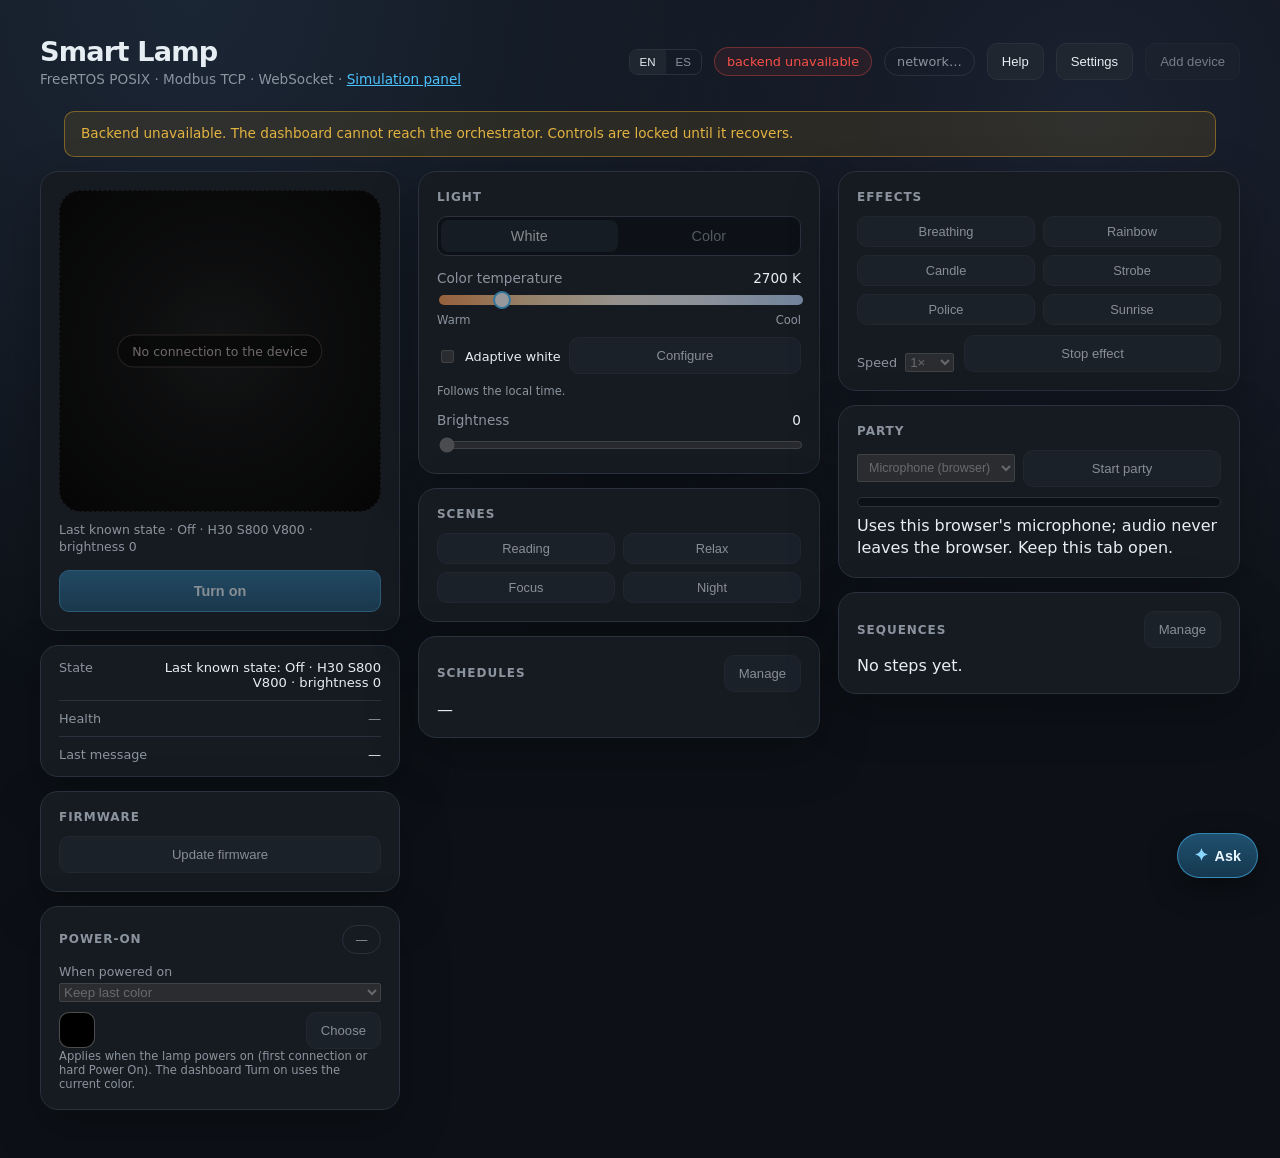
<file: web/index.html>
<!doctype html>
<html lang="en">
<head>
  <meta charset="utf-8">
  <meta name="viewport" content="width=device-width, initial-scale=1">
  <title>Smart Lamp</title>
  <link rel="stylesheet" href="src/styles.css">
</head>
<body>
  <main class="app">
    <header>
      <div>
        <h1>Smart Lamp</h1>
        <p class="subtitle">
          <span data-i18n="app.stack">FreeRTOS POSIX · Modbus TCP · WebSocket ·</span>
          <a href="sim.html" data-i18n="nav.simPanel">Simulation panel</a>
        </p>
      </div>
      <div class="header-actions">
        <div class="lang-switch" role="group" data-i18n-aria="lang.label">
          <button type="button" data-lang="en">EN</button>
          <button type="button" data-lang="es">ES</button>
        </div>
        <span id="conn" class="badge offline" data-i18n="conn.deviceOffline">disconnected</span>
        <span id="network" class="badge" data-i18n="network.checking">network…</span>
        <button type="button" class="secondary small" data-help-open
                data-i18n="help.button">Help</button>
        <button id="settings-open" type="button" class="secondary small"
                data-i18n="settings.button">Settings</button>
        <button id="pair-device" type="button" class="secondary small"
                data-i18n="pair.button">Add device</button>
      </div>
    </header>

    <div id="backend-alert" class="backend-alert hidden" role="alert">
      <span data-i18n="conn.backendAlert">Backend unavailable. The dashboard
        cannot reach the orchestrator.</span>
    </div>

    <section id="fault-banner" class="card fault-banner hidden" role="alert">
      <div class="fault-banner-main">
        <span id="fault-severity" class="fault-severity" aria-hidden="true">!</span>
        <div class="fault-copy">
          <div class="fault-heading">
            <strong id="fault-title">—</strong>
            <span id="fault-latched" class="badge hidden"
                  data-i18n="fault.latched">Latched</span>
            <span id="fault-safe" class="badge hidden"
                  data-i18n="fault.safeMode">Safe mode</span>
          </div>
          <p id="fault-detail" class="hint"></p>
        </div>
      </div>
      <button id="fault-clear" type="button" class="secondary small"
              data-i18n="fault.clear">Clear faults</button>
    </section>

    <fieldset id="dashboard-lock" class="dashboard dashboard-lock">
      <div class="dash-col col-lamp">
        <section class="card lamp-card">
          <div class="lamp-visual">
            <div id="swatch" class="swatch" data-i18n-aria="lamp.color">
              <span id="stale-note" class="stale-note hidden"
                    data-i18n="state.staleNote">No connection to the device</span>
            </div>
            <div id="lamp-meta" class="lamp-meta mono"></div>
          </div>
          <button id="power" class="power" data-i18n="power.on"
                  data-i18n-title="power.softHint">Turn on</button>
          <p id="soft-hint" class="hint" data-i18n="power.softShort">
            Soft power · Wi-Fi stays on
          </p>
          <p id="network-note" class="hint hidden"></p>
        </section>

        <section class="card status">
          <div>
            <span data-i18n="status.state">State</span>
            <strong id="state-text">—</strong>
          </div>
          <div>
            <span data-i18n="status.health">Health</span>
            <strong id="health">—</strong>
          </div>
          <div>
            <span data-i18n="status.last">Last message</span>
            <strong id="last">—</strong>
          </div>
        </section>

        <section class="card firmware-card">
          <h2 class="card-title" data-i18n="fw.title">Firmware</h2>
          <button id="update" class="secondary"
                  data-i18n="fw.update">Update firmware</button>
        </section>

        <section class="card power-on-card">
          <div class="manage-head">
            <h2 class="card-title" data-i18n="powerOn.title">Power-on</h2>
            <span id="power-on-badge" class="badge">—</span>
          </div>
          <label class="inline power-on-mode">
            <span data-i18n="powerOn.mode">When powered on</span>
            <select id="power-on-mode">
              <option value="last" data-i18n="powerOn.last">Keep last color</option>
              <option value="default" data-i18n="powerOn.default">Default warm</option>
              <option value="custom" data-i18n="powerOn.custom">Custom color</option>
            </select>
          </label>
          <div class="power-on-preview">
            <span id="power-on-swatch" class="power-on-swatch"></span>
            <span id="power-on-detail" class="hint"></span>
            <button id="power-on-choose" type="button" class="secondary small"
                    data-i18n="powerOn.choose">Choose</button>
          </div>
          <p class="hint" data-i18n="powerOn.hint">
            Applies to hard Power On from Panel Sim; the dashboard Turn on uses the current color.
          </p>
        </section>
      </div>

      <div class="dash-col col-light">
        <section class="card control-card">
          <h2 class="card-title" data-i18n="lamp.control">Light</h2>

          <div class="mode-switch" role="tablist">
            <button id="mode-white" class="mode-btn active" data-mode="white"
                    role="tab" aria-selected="true"
                    data-i18n="lamp.mode.white">White</button>
            <button id="mode-color" class="mode-btn" data-mode="color"
                    role="tab" aria-selected="false"
                    data-i18n="lamp.mode.color">Color</button>
          </div>

          <div id="panel-white" class="mode-panel">
            <label>
              <span>
                <span data-i18n="cct">Color temperature</span>
                <output id="cct-out">2700 K</output>
              </span>
              <input id="cct" class="cct-range" type="range"
                     min="2000" max="6500" step="50" value="2700">
            </label>
            <div class="range-scale">
              <span data-i18n="cct.warm">Warm</span>
              <span data-i18n="cct.cool">Cool</span>
            </div>
            <div class="circadian-row">
              <label class="inline circadian">
                <input id="circadian" type="checkbox">
                <span data-i18n="circadian.label">Adaptive white</span>
              </label>
              <button id="circadian-config" type="button"
                      class="secondary seq-mini"
                      data-i18n="circadian.config">Configure</button>
            </div>
            <div class="circadian-row">
              <p id="circadian-note" class="hint"
                 data-i18n="circadian.hint">Follows the local time.</p>
              <button id="circadian-resume" type="button"
                      class="secondary seq-mini hidden"
                      data-i18n="circadian.resume">Resume</button>
            </div>

            <dialog id="circadian-dialog" class="dialog-card dialog-wide">
              <div class="dialog-head">
                <h2 data-i18n="circadian.dialogTitle">Adaptive white</h2>
                <button id="circadian-close" type="button"
                        class="secondary small"
                        data-i18n="manage.close">Close</button>
              </div>
              <p class="hint" data-i18n="circadian.dialogHint">
                Set the color temperature by time of day.
              </p>
              <div id="circadian-points" class="circadian-points"></div>
              <button id="circadian-add-point" type="button"
                      class="secondary small"
                      data-i18n="circadian.addPoint">Add point</button>
              <div class="circadian-transition">
                <label class="inline">
                  <span data-i18n="circadian.transition">Transition</span>
                  <select id="circadian-transition-mode">
                    <option value="gradual" data-i18n="circadian.gradual">Gradual over the interval</option>
                    <option value="quick" data-i18n="circadian.quick">Quick at each point</option>
                  </select>
                </label>
                <label class="inline" id="circadian-seconds-wrap">
                  <span data-i18n="circadian.seconds">Seconds</span>
                  <input id="circadian-transition-seconds" type="number"
                         min="1" max="60" value="5">
                </label>
              </div>
              <label class="inline circadian">
                <input id="circadian-brightness" type="checkbox">
                <span data-i18n="circadian.adjustBrightness">Adjust brightness</span>
              </label>
              <p id="circadian-error" class="error"></p>
              <div class="dialog-actions">
                <button id="circadian-reset" type="button"
                        class="secondary small"
                        data-i18n="circadian.reset">Reset</button>
                <button id="circadian-cancel" type="button"
                        class="secondary small"
                        data-i18n="circadian.cancel">Cancel</button>
                <button id="circadian-save" type="button"
                        class="secondary small"
                        data-i18n="circadian.apply">Apply</button>
              </div>
            </dialog>
          </div>

          <div id="panel-color" class="mode-panel hidden">
            <canvas id="wheel" width="520" height="520" tabindex="0"
                    role="slider" data-i18n-aria="wheel.label"></canvas>
            <p class="group-title" data-i18n="color.presets">Presets</p>
            <div id="presets" class="presets"></div>
          </div>

          <label>
            <span>
              <span data-i18n="brightness">Brightness</span>
              <output id="brightness-out">0</output>
            </span>
            <input id="brightness" type="range" min="0" max="1000" value="0">
          </label>
        </section>

        <section class="card scenes-card">
          <h2 class="card-title" data-i18n="scenes.title">Scenes</h2>
          <div id="scenes" class="scene-grid"></div>
        </section>

        <section class="card manage-card schedules-card">
          <div class="manage-head">
            <h2 class="card-title" data-i18n="schedules.title">Schedules</h2>
            <button id="schedules-manage" type="button" class="secondary small"
                    data-i18n="manage.open">Manage</button>
          </div>
          <p id="schedules-summary" class="mono muted">—</p>
        </section>
      </div>

      <div class="dash-col col-tools">
        <section class="card effects-card">
          <h2 class="card-title" data-i18n="effects.title">Effects</h2>
          <div id="effects" class="chip-grid"></div>
          <div class="effect-controls">
            <label class="inline">
              <span data-i18n="effect.speed">Speed</span>
              <select id="effect-speed">
                <option value="500">0.5×</option>
                <option value="1000" selected>1×</option>
                <option value="1500">1.5×</option>
                <option value="2000">2×</option>
              </select>
            </label>
            <button id="stop" class="secondary small"
                    data-i18n="effect.stop">Stop effect</button>
          </div>
        </section>

        <section class="card party-card">
          <h2 class="card-title" data-i18n="party.title">Party</h2>
          <div class="party-controls">
            <select id="party-source">
              <option value="mic" data-i18n="party.mic">Microphone (browser)</option>
              <option value="auto" data-i18n="party.auto">Simulated beat</option>
            </select>
            <button id="party-toggle" class="secondary small"
                    data-i18n="party.start">Start party</button>
          </div>
          <div class="party-meter" aria-hidden="true">
            <div id="party-level"></div>
          </div>
          <p id="party-status" class="mono muted" data-i18n="party.hint">
            Uses this browser's microphone; audio never leaves the browser.
          </p>
        </section>

        <section class="card manage-card sequences-card">
          <div class="manage-head">
            <h2 class="card-title" data-i18n="sequences.title">Sequences</h2>
            <button id="sequences-manage" type="button" class="secondary small"
                    data-i18n="manage.open">Manage</button>
          </div>
          <p id="sequences-summary" class="mono muted">—</p>
        </section>
      </div>
    </fieldset>
  </main>

  <dialog id="schedules-dialog" class="dialog-card dialog-wide">
    <div class="dialog-head">
      <h2 data-i18n="schedules.title">Schedules</h2>
      <button id="schedules-close" type="button" class="secondary small"
              data-i18n="manage.close">Close</button>
    </div>
    <div class="dialog-scroll">
      <p class="hint" data-i18n="schedules.dialogHint">
        Add, edit or disable schedules. They run while the backend is alive.
      </p>
          <div class="schedule-form">
            <label class="inline">
              <span data-i18n="schedules.time">Time</span>
              <input id="schedule-time" type="time" value="07:00">
            </label>
            <label class="inline">
              <span data-i18n="schedules.repeat">Repeat</span>
              <select id="schedule-repeat">
                <option value="once" data-i18n="schedules.once">Once</option>
                <option value="daily" data-i18n="schedules.daily">Every day</option>
                <option value="weekdays" data-i18n="schedules.weekdays">Weekdays</option>
                <option value="weekends" data-i18n="schedules.weekends">Weekends</option>
                <option value="custom" data-i18n="schedules.custom">Custom days</option>
              </select>
            </label>
          </div>

          <div id="schedule-days" class="schedule-days hidden">
            <label><input type="checkbox" value="0"><span data-i18n="day.mon">Mon</span></label>
            <label><input type="checkbox" value="1"><span data-i18n="day.tue">Tue</span></label>
            <label><input type="checkbox" value="2"><span data-i18n="day.wed">Wed</span></label>
            <label><input type="checkbox" value="3"><span data-i18n="day.thu">Thu</span></label>
            <label><input type="checkbox" value="4"><span data-i18n="day.fri">Fri</span></label>
            <label><input type="checkbox" value="5"><span data-i18n="day.sat">Sat</span></label>
            <label><input type="checkbox" value="6"><span data-i18n="day.sun">Sun</span></label>
          </div>

          <p class="group-title" data-i18n="schedules.action">Action</p>
          <p class="hint" data-i18n="schedules.builderHint">
            Choose what the schedule should do.
          </p>
          <div class="schedule-action-types" role="group"
               data-i18n-aria="schedules.action">
            <button type="button" class="schedule-type"
                    data-schedule-action="current"
                    data-i18n="schedules.useCurrent">Current light</button>
            <button type="button" class="schedule-type"
                    data-schedule-action="color"
                    data-i18n="schedules.pickColor">Color / white</button>
            <button type="button" class="schedule-type"
                    data-schedule-action="scene"
                    data-i18n="schedules.scene">Scene</button>
            <button type="button" class="schedule-type"
                    data-schedule-action="effect"
                    data-i18n="schedules.effect">Effect</button>
            <button type="button" class="schedule-type"
                    data-schedule-action="off"
                    data-i18n="schedules.turnOff">Off</button>
            <button type="button" class="schedule-type"
                    data-schedule-action="sunrise"
                    data-i18n="schedules.sunrise">Sunrise</button>
          </div>

          <div class="schedule-action-panel hidden" data-schedule-panel="current">
            <p class="hint" data-i18n="schedules.currentHint">
              Uses the light exactly as it is right now.
            </p>
          </div>

          <div class="schedule-action-panel hidden" data-schedule-panel="color">
            <button id="schedule-color-button" type="button"
                    class="secondary small schedule-color-button">
              <span id="schedule-color-swatch" class="schedule-color-swatch"></span>
              <span data-i18n="schedules.chooseColor">Choose color / white</span>
            </button>
          </div>

          <div class="schedule-action-panel hidden" data-schedule-panel="scene">
            <label class="inline seq-setting">
              <span data-i18n="schedules.scene">Scene</span>
              <select id="schedule-scene">
                <option value="reading" data-i18n="scene.reading">Reading</option>
                <option value="relax" data-i18n="scene.relax">Relax</option>
                <option value="focus" data-i18n="scene.focus">Focus</option>
                <option value="night" data-i18n="scene.night">Night</option>
              </select>
            </label>
          </div>

          <div class="schedule-action-panel hidden" data-schedule-panel="effect">
            <div class="schedule-builder-row">
              <label class="inline seq-setting">
                <span data-i18n="schedules.effect">Effect</span>
                <select id="schedule-effect">
                  <option value="breathing" data-i18n="effect.breathing">Breathing</option>
                  <option value="rainbow" data-i18n="effect.rainbow">Rainbow</option>
                  <option value="candle" data-i18n="effect.candle">Candle</option>
                  <option value="strobe" data-i18n="effect.strobe">Strobe</option>
                  <option value="police" data-i18n="effect.police">Police</option>
                  <option value="sunrise" data-i18n="effect.sunrise">Sunrise</option>
                </select>
              </label>
              <label class="inline seq-setting">
                <span data-i18n="schedules.speed">Speed</span>
                <select id="schedule-effect-speed">
                  <option value="500">0.5×</option>
                  <option value="1000" selected>1×</option>
                  <option value="1500">1.5×</option>
                  <option value="2000">2×</option>
                </select>
              </label>
            </div>
          </div>

          <div class="schedule-action-panel hidden" data-schedule-panel="off">
            <p class="hint" data-i18n="schedules.offHint">
              Turns the lamp off at the selected time.
            </p>
          </div>

          <div class="schedule-action-panel hidden" data-schedule-panel="sunrise">
            <label class="inline seq-setting">
              <span data-i18n="schedules.sunriseDuration">Duration</span>
              <select id="schedule-sunrise-duration">
                <option value="15">15 min</option>
                <option value="30" selected>30 min</option>
                <option value="45">45 min</option>
              </select>
            </label>
          </div>

          <div class="schedule-draft">
            <span id="schedule-preview-dot" class="schedule-preview-dot"></span>
            <span id="schedule-preview-text" class="schedule-meta"
                  data-i18n="schedules.chooseAction">
              Choose an action type above.
            </span>
          </div>

          <div class="schedule-actions">
            <button id="schedule-add" class="secondary small"
                    data-i18n="schedules.add">Add schedule</button>
            <button id="schedules-reset" class="secondary small"
                    data-i18n="schedules.reset">Reset schedules</button>
            <button id="schedule-cancel" class="secondary small hidden"
                    data-i18n="schedules.cancel">Cancel</button>
          </div>
          <p id="schedule-status" class="mono muted"
             data-i18n="schedules.hint">Runs while the backend is alive.</p>
          <ul id="schedule-list" class="schedule-list"></ul>
          <p id="schedule-zone" class="hint"></p>
    </div>
  </dialog>

  <dialog id="sequences-dialog" class="dialog-card dialog-wide">
    <div class="dialog-head">
      <h2 data-i18n="sequences.title">Sequences</h2>
      <button id="sequences-close" type="button" class="secondary small"
              data-i18n="manage.close">Close</button>
    </div>
    <div class="dialog-scroll">
      <p class="hint" data-i18n="sequences.dialogHint">
        Add colors, drag to reorder and start the sequence.
      </p>
          <div id="sequence-steps" class="sequence-steps"></div>
          <div class="sequence-actions">
            <button id="seq-add" class="secondary small"
                    data-i18n="sequences.add">Add color</button>
            <label class="inline seq-setting">
              <span data-i18n="sequences.fade">Fade (s)</span>
              <input id="seq-fade" type="number" min="0" max="3" step="0.1" value="0.8">
            </label>
            <label class="inline seq-setting">
              <span data-i18n="sequences.speed">Speed</span>
              <select id="seq-speed">
                <option value="500">0.5×</option>
                <option value="1000" selected>1×</option>
                <option value="1500">1.5×</option>
                <option value="2000">2×</option>
              </select>
            </label>
            <button id="seq-start" class="secondary small"
                    data-i18n="sequences.start">Start</button>
            <button id="seq-stop" class="secondary small"
                    data-i18n="sequences.stop">Stop</button>
            <button id="seq-reset" class="secondary small"
                    data-i18n="sequences.reset">Reset</button>
          </div>
          <p id="seq-status" class="mono muted">—</p>
    </div>
  </dialog>

  <dialog id="pair-dialog" class="dialog-card">
    <h2 data-i18n="pair.title">Add device</h2>
    <p id="pair-hint" class="hint" data-i18n="pair.hint">
      Put the lamp in pairing mode to start.
    </p>
    <div id="pair-scan" class="pair-scan hidden">
      <div id="pair-device-card" class="pair-device"></div>
    </div>
    <div id="pair-wifi" class="pair-wifi hidden">
      <label class="inline">
        <span data-i18n="pair.ssid">Network name</span>
        <input id="pair-ssid" type="text" autocomplete="off"
               list="pair-networks" placeholder="Home Wi-Fi">
        <datalist id="pair-networks"></datalist>
      </label>
      <p id="pair-networks-note" class="hint"></p>
      <label class="inline">
        <span data-i18n="pair.password">Password</span>
        <input id="pair-password" type="password" autocomplete="new-password">
      </label>
      <p class="hint" data-i18n="pair.simulation">
        Simulated BLE/Wi-Fi. The password is stored encrypted and never shown.
      </p>
    </div>
    <p id="pair-status" class="mono muted"></p>
    <div class="dialog-actions">
      <button id="pair-connect" type="button" class="secondary small hidden"
              data-i18n="pair.connect">Connect</button>
      <button id="pair-close" type="button" class="secondary small"
              data-i18n="pair.close">Close</button>
    </div>
  </dialog>

  <dialog id="help-dialog" class="dialog-card help-dialog" data-help-dialog>
    <div class="dialog-head">
      <h2 data-i18n="help.title">Quick guide</h2>
      <button type="button" class="secondary small" data-help-close
              data-i18n="help.close">Close</button>
    </div>
    <div class="dialog-scroll">
      <h3 data-i18n="help.pairingTitle">Pairing</h3>
      <ol>
        <li data-i18n="help.pairing1">Panel Sim → Device: Power Off, wait 5–10 s, Power On and wait for APP_RUNNING.</li>
        <li data-i18n="help.pairing2">Repeat the off→on cycle 3 times. The third one enters pairing; a fourth exits.</li>
        <li data-i18n="help.pairing3">The dashboard Turn off/on is soft power and does not count. Use Add device to connect.</li>
      </ol>
      <h3 data-i18n="help.schedulesTitle">Schedules</h3>
      <p data-i18n="help.schedulesText">Open Manage to add, edit or disable schedules. Sunrise ramps over 15–45 min and runs in the backend.</p>
      <h3 data-i18n="help.sequencesTitle">Sequences</h3>
      <p data-i18n="help.sequencesText">Open Manage to add colors, set durations, drag to reorder and Start. The arrows remain for keyboard and mobile.</p>
      <h3 data-i18n="help.credentialsTitle">Credentials</h3>
      <p data-i18n="help.credentialsText">Casa-Demo / demo-password · Lab / lab-password · Guest / guest-password. The device stores its own password encrypted.</p>
    </div>
  </dialog>

  <dialog id="settings-dialog" class="dialog-card">
    <div class="dialog-head">
      <h2 data-i18n="settings.title">Settings</h2>
      <button id="settings-close" type="button" class="secondary small"
              data-i18n="settings.close">Close</button>
    </div>
    <div class="dialog-scroll">
      <p class="hint" data-i18n="settings.hint">
        Maintenance actions for this dashboard and its schedules.
      </p>
      <h3 data-i18n="settings.deviceTitle">Device</h3>
      <p id="settings-device" class="mono muted">—</p>
      <h3 data-i18n="settings.resetTitle">Reset dashboard</h3>
      <p data-i18n="settings.resetText">
        Clears sequences, adaptive white, party source, schedules and the
        power-on policy. It does not factory-reset the lamp.
      </p>
      <button id="settings-reset" type="button" class="secondary small"
              data-i18n="settings.reset">Reset dashboard</button>
      <h3 data-i18n="settings.historyTitle">Fault history</h3>
      <p data-i18n="settings.historyText">
        Faults stay in the instance history until you clear them.
      </p>
      <button id="settings-clear-history" type="button"
              class="secondary small"
              data-i18n="settings.historyClear">Clear fault history</button>
      <p id="settings-status" class="mono muted"></p>
    </div>
  </dialog>

  <dialog id="color-picker-dialog" class="dialog-card color-picker-dialog">
    <div class="dialog-head">
      <h2 id="picker-title" data-i18n="picker.title">Color</h2>
      <button id="picker-close" type="button" class="secondary small"
              data-i18n="picker.cancel">Cancel</button>
    </div>
    <div class="mode-switch">
      <button id="picker-mode-color" type="button" class="picker-mode-btn active"
              data-mode="color" data-i18n="lamp.mode.color">Color</button>
      <button id="picker-mode-white" type="button" class="picker-mode-btn"
              data-mode="white" data-i18n="lamp.mode.white">White</button>
    </div>
    <div class="picker-preview">
      <span id="picker-preview-swatch" class="picker-preview-swatch"></span>
      <span class="picker-preview-info">
        <strong data-i18n="picker.preview">Preview</strong>
        <span id="picker-preview-detail" class="mono muted"></span>
      </span>
    </div>
    <div id="picker-color-panel" class="mode-panel">
      <canvas id="picker-wheel" width="300" height="300" tabindex="0"
              role="slider" data-i18n-aria="wheel.label"></canvas>
      <p class="group-title" data-i18n="color.presets">Presets</p>
      <div id="picker-presets" class="presets"></div>
    </div>
    <div id="picker-white-panel" class="mode-panel hidden">
      <label>
        <span>
          <span data-i18n="cct">Color temperature</span>
          <output id="picker-cct-out">4000 K</output>
        </span>
        <input id="picker-cct" class="cct-range" type="range"
               min="2000" max="6500" step="50" value="4000">
      </label>
      <div class="range-scale">
        <span data-i18n="cct.warm">Warm</span>
        <span data-i18n="cct.cool">Cool</span>
      </div>
    </div>
    <label>
      <span>
        <span data-i18n="brightness">Brightness</span>
        <output id="picker-brightness-out">800</output>
      </span>
      <input id="picker-brightness" type="range" min="0" max="1000"
             value="800">
    </label>
    <div class="dialog-actions">
      <button id="picker-apply" type="button" class="primary"
              data-i18n="picker.apply">Apply</button>
      <button id="picker-cancel" type="button" class="secondary small"
              data-i18n="picker.cancel">Cancel</button>
    </div>
  </dialog>

  <button id="assistant-toggle" class="assistant-toggle" type="button"
          aria-controls="assistant-panel" aria-expanded="false"
          aria-label="Ask">
    <span class="assistant-spark" aria-hidden="true">✦</span>
    <span id="assistant-toggle-label">Ask</span>
  </button>

  <section id="assistant-panel" class="assistant-panel hidden"
           role="dialog" aria-modal="false" aria-labelledby="assistant-title">
    <header class="assistant-head">
      <div>
        <p class="assistant-kicker">SMART LAMP</p>
        <h2 id="assistant-title">Lamp assistant</h2>
      </div>
      <button id="assistant-close" type="button" class="secondary small">Close</button>
    </header>
    <div id="assistant-messages" class="assistant-messages"
         role="log" aria-live="polite"></div>
    <div id="assistant-suggestions" class="assistant-suggestions"></div>
    <form id="assistant-form" class="assistant-form">
      <input id="assistant-input" type="text" autocomplete="off"
             aria-label="Ask about the lamp" placeholder="Ask about the lamp…">
      <button id="assistant-send" type="submit" class="primary small">Send</button>
    </form>
    <p id="assistant-disclaimer" class="assistant-disclaimer"></p>
  </section>

  <script src="config.js"></script>
  <script src="src/endpoint.js"></script>
  <script src="src/i18n.js"></script>
  <script src="src/help.js"></script>
  <script src="src/assistant-knowledge.js"></script>
  <script src="src/app.js"></script>
  <script src="src/assistant.js"></script>
</body>
</html>
</file>
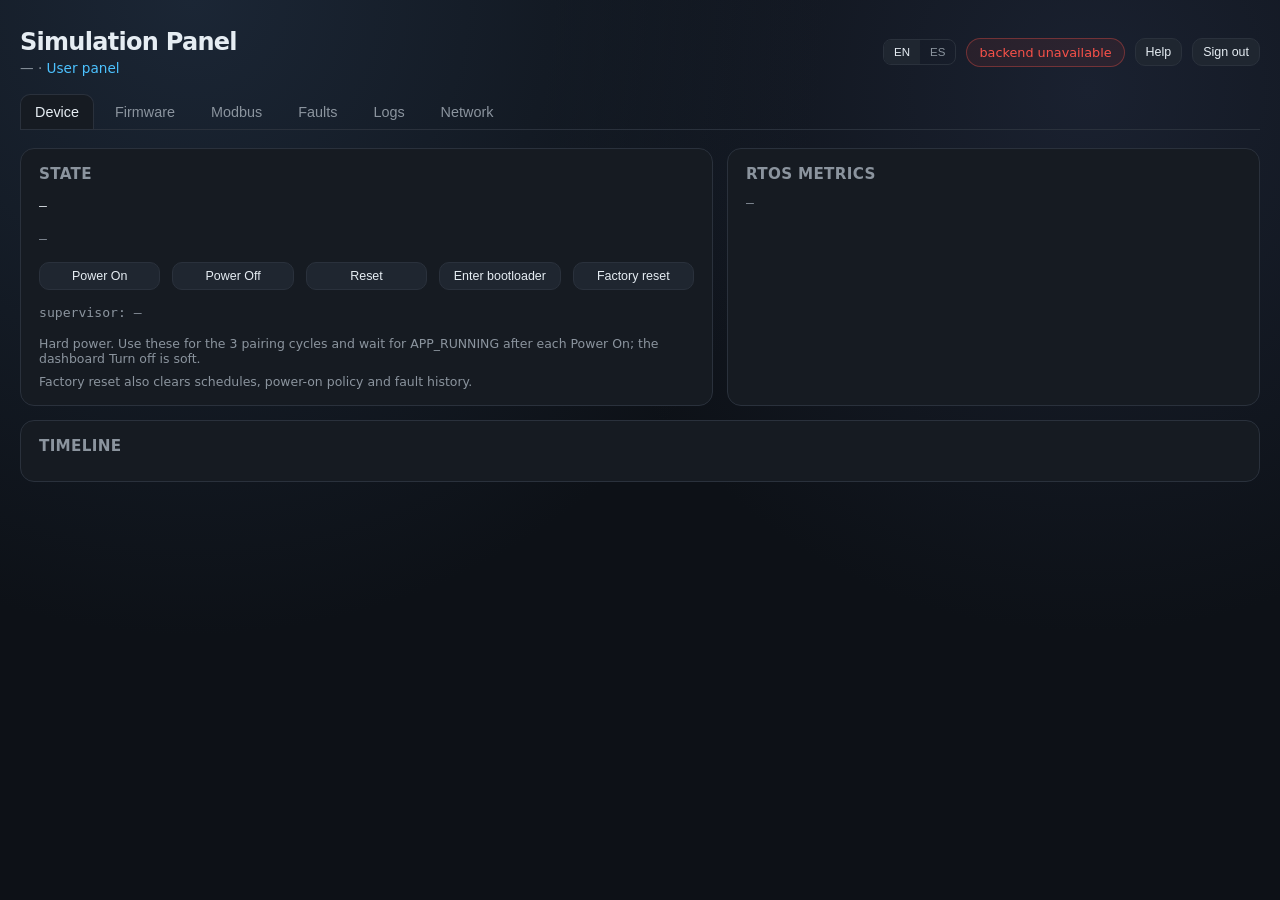
<file: web/sim.html>
<!doctype html>
<html lang="en">
<head>
  <meta charset="utf-8">
  <meta name="viewport" content="width=device-width, initial-scale=1">
  <title>Smart Lamp · Simulation Panel</title>
  <link rel="stylesheet" href="src/styles.css">
  <link rel="stylesheet" href="src/sim.css">
</head>
<body>
  <main class="sim-app">
    <header class="sim-header">
      <div>
        <h1 data-i18n="sim.title">Simulation Panel</h1>
        <p class="subtitle">
          <span id="sim-instance">—</span> ·
          <a href="index.html" data-i18n="nav.userPanel">User panel</a>
        </p>
      </div>
      <div class="sim-actions">
        <div class="lang-switch" role="group" data-i18n-aria="lang.label">
          <button type="button" data-lang="en">EN</button>
          <button type="button" data-lang="es">ES</button>
        </div>
        <span id="sim-conn" class="badge offline" data-i18n="sim.conn.offline">disconnected</span>
        <button type="button" class="secondary small" data-help-open
                data-i18n="help.button">Help</button>
        <button id="logout" class="secondary small" data-i18n="sim.logout">Sign out</button>
      </div>
    </header>

    <nav class="tabs" role="tablist">
      <button class="tab-btn active" data-tab="device" role="tab"
              data-i18n="sim.tab.device">Device</button>
      <button class="tab-btn" data-tab="firmware" role="tab"
              data-i18n="sim.tab.firmware">Firmware</button>
      <button class="tab-btn" data-tab="modbus" role="tab"
              data-i18n="sim.tab.modbus">Modbus</button>
      <button class="tab-btn" data-tab="faults" role="tab"
              data-i18n="sim.tab.faults">Faults</button>
      <button class="tab-btn" data-tab="logs" role="tab"
              data-i18n="sim.tab.logs">Logs</button>
      <button class="tab-btn" data-tab="network" role="tab"
              data-i18n="sim.tab.network">Network</button>
    </nav>

    <section id="tab-device" class="tab-panel active">
      <div class="panel-grid">
        <div class="panel">
          <h2 data-i18n="sim.state">State</h2>
          <p id="d-state" class="mono">—</p>
          <p id="d-health" class="mono muted">—</p>
          <div class="row">
            <button id="p-on" class="secondary small"
                    data-i18n="sim.power.on">Power On</button>
            <button id="p-off" class="secondary small"
                    data-i18n="sim.power.off">Power Off</button>
            <button id="p-reset" class="secondary small"
                    data-i18n="sim.power.reset">Reset</button>
            <button id="p-boot" class="secondary small"
                    data-i18n="sim.power.enterBootloader">Enter bootloader</button>
            <button id="p-factory" class="secondary small"
                    data-i18n="sim.power.factoryReset">Factory reset</button>
          </div>
          <p id="p-status" class="mono muted">supervisor: —</p>
          <p class="hint" data-i18n="sim.power.hardHint">
            Hard power. Use these for the 3 pairing cycles; dashboard Turn off is soft.
          </p>
          <p class="hint" data-i18n="sim.power.factoryHint">
            Factory reset also clears schedules, power-on policy and fault history.
          </p>
        </div>
        <div class="panel">
          <h2 data-i18n="sim.metrics">RTOS metrics</h2>
          <div id="d-metrics" class="mono muted">—</div>
        </div>
      </div>
      <div class="panel">
        <h2 data-i18n="sim.timeline">Timeline</h2>
        <ul id="d-timeline" class="timeline"></ul>
      </div>
    </section>

    <section id="tab-firmware" class="tab-panel">
      <div class="panel">
        <h2 data-i18n="sim.firmware.title">Available artifacts</h2>
        <p id="fw-current" class="mono">—</p>
        <p id="fw-mode-hint" class="hint"></p>
        <div class="row">
          <label class="inline">
            <span data-i18n="sim.firmware.mode">Mode</span>
            <select id="fw-mode">
              <option value="legit" data-i18n="sim.mode.legit">Legit</option>
              <option value="corrupt" data-i18n="sim.mode.corrupt">Corrupt (invalid signature)</option>
              <option value="downgrade" data-i18n="sim.mode.downgrade">Downgrade (anti-downgrade)</option>
            </select>
          </label>
        </div>
        <div id="fw-versions" class="table-wrap">—</div>
        <p id="fw-status" class="mono"></p>
      </div>
    </section>

    <section id="tab-modbus" class="tab-panel">
      <div class="callout" data-i18n="sim.modbus.bypass">
        Bypass: writes go straight to the LED driver, without the firmware.
      </div>
      <div class="panel">
        <div class="row">
          <label class="inline">
            <span data-i18n="sim.modbus.type">Type</span>
            <select id="mb-kind">
              <option value="holding">Holding</option>
              <option value="input">Input</option>
              <option value="coil">Coil</option>
              <option value="discrete">Discrete</option>
            </select>
          </label>
          <label class="inline">
            <span data-i18n="sim.modbus.address">Address</span>
            <input id="mb-addr" type="number" min="0" max="65535" value="2">
          </label>
          <label class="inline">
            <span data-i18n="sim.modbus.value">Value</span>
            <input id="mb-value" type="number" min="0" max="65535" value="120">
          </label>
          <label class="inline checkbox">
            <input id="mb-apply" type="checkbox" checked>
            <span data-i18n="sim.modbus.apply">Apply target</span>
          </label>
          <button id="mb-write" class="secondary"
                  data-i18n="sim.modbus.write">Write</button>
        </div>
        <div class="row">
          <button id="mb-read" class="secondary"
                  data-i18n="sim.modbus.read">Read</button>
          <label class="inline checkbox">
            <input id="mb-auto" type="checkbox">
            <span data-i18n="sim.modbus.auto">Auto-refresh 1 Hz</span>
          </label>
        </div>
        <div id="mb-status" class="mono muted">—</div>
      </div>
      <div id="mb-tables" class="table-wrap"></div>
    </section>

    <section id="tab-faults" class="tab-panel">
      <div class="panel">
        <div class="row">
          <label class="inline">
            <span data-i18n="sim.faults.duration">Duration (s, 0 = until cleared)</span>
            <input id="fault-duration" type="number" min="0" max="3600" value="0">
          </label>
          <button id="fault-clear" class="secondary"
                  data-i18n="sim.faults.clear">Clear faults</button>
          <button id="history-clear" class="secondary"
                  data-i18n="sim.faults.clearHistory">Clear history</button>
        </div>
        <div id="fault-list" class="fault-grid"></div>
        <p id="fault-status" class="mono muted hidden"></p>
      </div>
      <div class="panel">
        <h2 data-i18n="sim.faults.history">Fault history</h2>
        <div id="fault-history" class="table-wrap">
          <p class="muted" data-i18n="sim.faults.historyEmpty">No faults yet.</p>
        </div>
      </div>
    </section>

    <section id="tab-network" class="tab-panel">
      <div class="panel">
        <h2 data-i18n="sim.network.title">Provisioning</h2>
        <p id="net-state" class="mono">—</p>
        <p id="net-detail" class="mono muted">—</p>
        <div class="row">
          <button id="net-start" class="secondary small"
                  data-i18n="sim.network.start">Start pairing</button>
          <button id="net-reset" class="secondary small"
                  data-i18n="sim.network.reset">Forget Wi-Fi &amp; pair</button>
          <button id="net-cancel" class="secondary small"
                  data-i18n="sim.network.cancel">Cancel pairing</button>
          <button id="net-refresh" class="secondary small"
                  data-i18n="sim.network.refresh">Refresh</button>
        </div>
        <p class="hint" data-i18n="sim.network.hint">
          Power off/on 3 times (1–10 s per cycle, 5–10 s recommended, max
          2 min). During pairing, one more hard Power Off/On exits and
          restores the previous light.
        </p>
        <div class="network-policy">
          <h3 class="group-title" data-i18n="sim.network.policy">
            Network policy
          </h3>
          <p class="hint" data-i18n="sim.network.policyHint">
            Only these SSIDs connect unless Allow any is on.
          </p>
          <div id="net-list" class="network-chips"></div>
          <p class="hint" data-i18n="sim.network.passwordsHint">
            Simulated network credentials; the device stores its own password encrypted.
          </p>
          <div class="row network-add">
            <input id="net-new" type="text" maxlength="64"
                   data-i18n-placeholder="sim.network.addPlaceholder"
                   placeholder="SSID">
            <input id="net-pass" type="text" maxlength="64"
                   data-i18n-placeholder="sim.network.addPassPlaceholder"
                   placeholder="Password (optional)">
            <button id="net-add" class="secondary small"
                    data-i18n="sim.network.add">Add</button>
          </div>
          <label class="inline">
            <input id="net-any" type="checkbox">
            <span data-i18n="sim.network.allowAny">Allow any SSID</span>
          </label>
          <label class="inline">
            <span data-i18n="sim.network.failure">Simulated failure</span>
            <select id="net-failure">
              <option value="none" data-i18n="sim.network.failureNone">Normal</option>
              <option value="wrong_password" data-i18n="sim.network.failureWrong">Wrong password</option>
              <option value="unknown_network" data-i18n="sim.network.failureUnknown">Unknown network</option>
              <option value="timeout" data-i18n="sim.network.failureTimeout">Timeout</option>
            </select>
          </label>
          <p id="net-policy-status" class="mono muted"></p>
        </div>
      </div>
    </section>

    <section id="tab-logs" class="tab-panel">
      <div class="panel">
        <div class="row">
          <label class="inline">
            <span data-i18n="sim.logs.filter">Filter</span>
            <input id="log-filter" type="search"
                   data-i18n-placeholder="sim.logs.placeholder" placeholder="text…">
          </label>
          <button id="log-download" class="secondary"
                  data-i18n="sim.logs.download">Download .log</button>
        </div>
        <p class="hint" data-i18n="sim.logs.hint">
          Live device and backend events. Full stdout logs stay in
          <code>docker compose logs</code>.
        </p>
        <ul id="log-list" class="logs"></ul>
      </div>
    </section>
  </main>

  <div id="pin" class="pin-overlay hidden">
    <form id="pin-form" class="pin-box">
      <h2 data-i18n="sim.pin.title">Simulation Panel access</h2>
      <p class="muted" data-i18n="sim.pin.hint">
        Demo PIN (2025). In production it would sit behind SSO.
      </p>
      <input id="pin-input" type="text" inputmode="numeric"
             autocomplete="off" placeholder="PIN">
      <button type="submit" class="primary"
              data-i18n="sim.pin.enter">Enter</button>
      <button type="button" id="pin-demo" class="secondary"
              data-i18n="sim.pin.demo">Use demo PIN</button>
      <p id="pin-error" class="error"></p>
    </form>
  </div>

  <dialog id="help-dialog" class="dialog-card help-dialog" data-help-dialog>
    <div class="dialog-head">
      <h2 data-i18n="help.simTitle">Simulation guide</h2>
      <button type="button" class="secondary small" data-help-close
              data-i18n="help.close">Close</button>
    </div>
    <div class="dialog-scroll">
      <h3 data-i18n="help.pairingTitle">Pairing</h3>
      <ol>
        <li data-i18n="help.pairing1">Panel Sim → Device: Power Off, wait 5–10 s, Power On and wait for APP_RUNNING.</li>
        <li data-i18n="help.pairing2">Repeat the off→on cycle 3 times. The third one enters pairing; a fourth exits.</li>
        <li data-i18n="help.pairing3">The dashboard Turn off/on is soft power and does not count. Use Add device to connect.</li>
      </ol>
      <h3 data-i18n="help.simPowerTitle">Soft vs hard power</h3>
      <p data-i18n="help.simPowerText">Turn off/on in the dashboard is soft and keeps Wi-Fi. Power Off/On in Panel Sim is hard and counts for pairing.</p>
      <h3 data-i18n="help.networkTitle">Network policy</h3>
      <p data-i18n="help.networkText">Edit valid SSIDs and passwords, enable Allow any, or simulate wrong password, unknown network or timeout.</p>
      <h3 data-i18n="help.credentialsTitle">Credentials</h3>
      <p data-i18n="help.credentialsText">Casa-Demo / demo-password · Lab / lab-password · Guest / guest-password. The device stores its own password encrypted.</p>
    </div>
  </dialog>

  <script src="config.js"></script>
  <script src="src/endpoint.js"></script>
  <script src="src/i18n.js"></script>
  <script src="src/help.js"></script>
  <script src="src/sim.js"></script>
</body>
</html>
</file>
<file: web/src/styles.css>
:root {
  color-scheme: dark;
  --bg: #0d1117;
  --card: #161b22;
  --border: #2a313c;
  --text: #e6edf3;
  --muted: #8b949e;
  --accent: #4cc2ff;
  --ok: #3fb950;
  --bad: #f85149;
}

* {
  box-sizing: border-box;
}

a {
  color: var(--accent);
}

body {
  margin: 0;
  min-height: 100vh;
  background:
    radial-gradient(circle at 15% 0%, #1b2635 0%, transparent 45%),
    radial-gradient(circle at 85% 10%, #1a2130 0%, transparent 40%),
    var(--bg);
  color: var(--text);
  font-family: system-ui, -apple-system, "Segoe UI", Roboto, sans-serif;
}

.app {
  max-width: 920px;
  margin: 0 auto;
  padding: 36px 20px 48px;
}

header {
  display: flex;
  align-items: center;
  justify-content: space-between;
  gap: 16px;
  margin-bottom: 24px;
}

h1 {
  margin: 0;
  font-size: 1.7rem;
  letter-spacing: -0.03em;
}

.subtitle {
  margin: 4px 0 0;
  color: var(--muted);
  font-size: 0.85rem;
}

.badge {
  border: 1px solid var(--border);
  border-radius: 999px;
  padding: 6px 12px;
  font-size: 0.8rem;
  color: var(--muted);
  white-space: nowrap;
}

.badge.online {
  color: var(--ok);
  border-color: rgba(63, 185, 80, 0.35);
  background: rgba(63, 185, 80, 0.08);
}

.badge.offline {
  color: var(--bad);
  border-color: rgba(248, 81, 73, 0.35);
  background: rgba(248, 81, 73, 0.08);
}

.lamp-card {
  display: grid;
  grid-template-columns: 1.15fr 1fr;
  gap: 24px;
  background: var(--card);
  border: 1px solid var(--border);
  border-radius: 22px;
  padding: 24px;
  box-shadow: 0 24px 70px rgba(0, 0, 0, 0.35);
}

.swatch {
  min-height: 320px;
  border-radius: 16px;
  border: 1px solid var(--border);
  background: #000;
  transition: background 0.2s linear, box-shadow 0.2s linear;
}

.controls {
  display: flex;
  flex-direction: column;
  gap: 14px;
}

label {
  display: flex;
  flex-direction: column;
  gap: 7px;
  font-size: 0.85rem;
  color: var(--muted);
}

label > span {
  display: flex;
  justify-content: space-between;
}

label output {
  color: var(--text);
  font-variant-numeric: tabular-nums;
}

input[type="range"] {
  width: 100%;
  accent-color: var(--accent);
}

button {
  border: 1px solid var(--border);
  background: #1f2630;
  color: var(--text);
  border-radius: 10px;
  padding: 10px 14px;
  font-size: 0.9rem;
  cursor: pointer;
  transition: border-color 0.15s ease, background 0.15s ease;
}

button:hover {
  border-color: var(--accent);
}

button.power {
  background: linear-gradient(180deg, #2a6f97, #1f506f);
  border-color: #3d8fbd;
  font-weight: 600;
  padding: 12px 14px;
}

button.secondary {
  flex: 1;
  font-size: 0.82rem;
}

button.primary {
  background: linear-gradient(180deg, #2a6f97, #1f506f);
  border-color: #3d8fbd;
  font-weight: 600;
}

.row {
  display: flex;
  gap: 10px;
}

.status {
  display: grid;
  grid-template-columns: repeat(3, 1fr);
  gap: 12px;
  margin-top: 20px;
}

.status > div {
  display: flex;
  align-items: center;
  justify-content: space-between;
  gap: 12px;
  background: var(--card);
  border: 1px solid var(--border);
  border-radius: 12px;
  padding: 12px 16px;
}

.status span {
  color: var(--muted);
  font-size: 0.8rem;
}

.status strong {
  font-size: 0.82rem;
  font-weight: 500;
  text-align: right;
}

@media (max-width: 720px) {
  .lamp-card {
    grid-template-columns: 1fr;
  }

  .swatch {
    min-height: 220px;
  }

  .status {
    grid-template-columns: 1fr;
  }
}

/* ------------------------------------------------------------------
   B17: language, color modes, HSV wheel, scenes and effects
   ------------------------------------------------------------------ */

.hidden {
  display: none !important;
}

.header-actions {
  display: flex;
  align-items: center;
  gap: 12px;
  flex-wrap: wrap;
  justify-content: flex-end;
}

.lang-switch {
  display: inline-flex;
  border: 1px solid var(--border);
  border-radius: 8px;
  overflow: hidden;
}

.lang-switch button {
  border: 0;
  border-radius: 0;
  padding: 6px 10px;
  font-size: 0.72rem;
  background: transparent;
  color: var(--muted);
}

.lang-switch button.active {
  background: #1f2630;
  color: var(--text);
}

button:disabled,
input:disabled,
select:disabled {
  opacity: 0.45;
  cursor: not-allowed;
}

.lamp-visual {
  display: flex;
  flex-direction: column;
  gap: 10px;
  min-width: 0;
}

.swatch {
  position: relative;
  flex: 1;
  min-height: 340px;
  transition:
    background 0.2s linear,
    box-shadow 0.2s linear,
    filter 0.2s linear;
}

.swatch.stale {
  filter: grayscale(0.85) brightness(0.55);
}

.stale-note {
  position: absolute;
  left: 50%;
  top: 50%;
  transform: translate(-50%, -50%);
  max-width: 80%;
  padding: 8px 14px;
  border: 1px solid rgba(248, 81, 73, 0.5);
  border-radius: 999px;
  background: rgba(13, 17, 23, 0.82);
  color: #ffb3ae;
  font-size: 0.78rem;
  text-align: center;
  white-space: nowrap;
}

.lamp-meta {
  font-size: 0.78rem;
  color: var(--muted);
  line-height: 1.4;
}

.mode-switch {
  display: grid;
  grid-template-columns: 1fr 1fr;
  gap: 3px;
  padding: 3px;
  border: 1px solid var(--border);
  border-radius: 10px;
  background: #0d1117;
}

.mode-btn {
  border: 0;
  padding: 8px;
  border-radius: 8px;
  background: transparent;
  color: var(--muted);
}

.mode-btn.active {
  background: #1f2630;
  color: var(--text);
}

.mode-panel {
  display: flex;
  flex-direction: column;
  gap: 10px;
}

#wheel {
  width: 100%;
  max-width: 280px;
  aspect-ratio: 1;
  align-self: center;
  border-radius: 50%;
  cursor: crosshair;
  touch-action: none;
  outline: none;
}

#wheel:focus-visible {
  box-shadow: 0 0 0 3px rgba(76, 194, 255, 0.45);
}

.presets {
  display: flex;
  flex-wrap: wrap;
  gap: 8px;
}

.preset {
  width: 28px;
  height: 28px;
  padding: 0;
  border-radius: 50%;
  border: 2px solid rgba(255, 255, 255, 0.22);
}

.preset:hover {
  border-color: #ffffff;
}

.cct-range {
  appearance: none;
  height: 10px;
  border-radius: 999px;
  background: linear-gradient(
    90deg,
    #ff9b52,
    #ffd6a5,
    #fff4e6,
    #e8f1ff,
    #bcd8ff
  );
}

.cct-range::-webkit-slider-thumb {
  appearance: none;
  width: 18px;
  height: 18px;
  border-radius: 50%;
  border: 2px solid var(--accent);
  background: #ffffff;
}

.cct-range::-moz-range-thumb {
  width: 16px;
  height: 16px;
  border-radius: 50%;
  border: 2px solid var(--accent);
  background: #ffffff;
}

.range-scale {
  display: flex;
  justify-content: space-between;
  margin-top: -4px;
  color: var(--muted);
  font-size: 0.72rem;
}

.control-group {
  display: flex;
  flex-direction: column;
  gap: 8px;
  padding-top: 12px;
  border-top: 1px solid var(--border);
}

.group-title {
  margin: 0;
  color: var(--muted);
  font-size: 0.75rem;
  letter-spacing: 0.08em;
  text-transform: uppercase;
}

.chip-grid {
  display: flex;
  flex-wrap: wrap;
  gap: 8px;
}

.chip {
  padding: 7px 11px;
  font-size: 0.8rem;
}

label.inline {
  display: inline-flex;
  flex-direction: row;
  align-items: center;
  gap: 8px;
  font-size: 0.8rem;
}

label.inline select,
label.inline input {
  width: auto;
}

.effect-controls {
  display: grid;
  grid-template-columns: max-content minmax(0, 1fr);
  align-items: end;
  gap: 10px;
  margin-top: 10px;
}

.effect-controls .secondary {
  width: 100%;
}

.stale-value {
  opacity: 0.6;
}

@media (max-width: 720px) {
  .swatch {
    min-height: 220px;
  }

  .status {
    grid-template-columns: 1fr;
  }

  .header-actions {
    width: 100%;
    justify-content: space-between;
  }
}

.party-controls {
  display: flex;
  flex-wrap: wrap;
  align-items: center;
  gap: 8px;
}

.party-controls select {
  padding: 5px 7px;
  font-size: 0.78rem;
}

.party-meter {
  height: 10px;
  overflow: hidden;
  border: 1px solid var(--border);
  border-radius: 999px;
  background: #0d1117;
}

#party-level {
  width: 0;
  height: 100%;
  background: linear-gradient(90deg, #4cc2ff, #a371f7, #ff7b72);
  transition: width 0.08s linear;
}

.sequence-steps {
  display: flex;
  flex-direction: column;
  gap: 6px;
}

.sequence-step {
  display: flex;
  align-items: center;
  gap: 8px;
  padding: 7px 10px;
  border: 1px solid var(--border);
  border-radius: 8px;
}

.drag-handle {
  cursor: grab;
  color: var(--muted);
  font-size: 0.9rem;
  line-height: 1;
  user-select: none;
  padding: 0 2px;
}

.drag-handle:active {
  cursor: grabbing;
}

.sequence-step.dragging {
  opacity: 0.5;
}

.sequence-step.drag-over {
  outline: 2px dashed var(--accent);
  outline-offset: 2px;
}

.sequence-step .seq-color {
  width: 26px;
  height: 26px;
  flex: 0 0 auto;
  padding: 0;
  border: 1px solid rgba(255, 255, 255, 0.35);
  border-radius: 50%;
  cursor: pointer;
}

.schedule-color-button {
  display: inline-flex;
  align-items: center;
  gap: 8px;
}

.schedule-color-swatch {
  display: inline-block;
  width: 28px;
  height: 28px;
  flex: 0 0 auto;
  border: 1px solid rgba(255, 255, 255, 0.35);
  border-radius: 50%;
  background: #ffcc99;
}

.color-picker-dialog {
  width: min(430px, calc(100vw - 32px));
}

.dialog-card.color-picker-dialog {
  width: min(440px, calc(100vw - 32px));
}

.picker-mode-btn {
  border: 0;
  padding: 8px;
  border-radius: 8px;
  background: transparent;
  color: var(--muted);
}

.picker-mode-btn.active {
  background: #1f2630;
  color: var(--text);
}

#picker-wheel {
  width: 100%;
  max-width: 300px;
  height: auto;
  aspect-ratio: 1;
  align-self: center;
  margin: 10px auto;
  border-radius: 50%;
  cursor: crosshair;
  touch-action: none;
  outline: none;
}

#picker-wheel:focus-visible {
  box-shadow: 0 0 0 3px rgba(76, 194, 255, 0.45);
}

#picker-presets {
  margin-top: 4px;
}

.fault-banner {
  display: flex;
  align-items: center;
  justify-content: space-between;
  gap: 14px;
  margin-bottom: 14px;
  padding: 14px 18px;
}

.fault-banner.warn {
  border-color: rgba(210, 153, 34, 0.55);
  background: rgba(210, 153, 34, 0.08);
}

.fault-banner.error {
  border-color: rgba(248, 81, 73, 0.55);
  background: rgba(248, 81, 73, 0.08);
}

.fault-banner-main {
  display: flex;
  align-items: flex-start;
  gap: 10px;
  min-width: 0;
}

.fault-severity {
  display: inline-flex;
  align-items: center;
  justify-content: center;
  width: 28px;
  height: 28px;
  flex: 0 0 auto;
  border-radius: 50%;
  background: rgba(210, 153, 34, 0.2);
  color: #d29922;
  font-weight: 700;
}

.fault-banner.error .fault-severity {
  background: rgba(248, 81, 73, 0.2);
  color: #f85149;
}

.fault-heading {
  display: flex;
  align-items: center;
  flex-wrap: wrap;
  gap: 8px;
}

.fault-copy {
  min-width: 0;
}

.fault-copy .hint {
  margin: 3px 0 0;
}

.fault-banner .secondary {
  flex: 0 0 auto;
}

@media (max-width: 720px) {
  .fault-banner {
    align-items: flex-start;
    flex-direction: column;
  }
}

.power-on-card .power-on-mode {
  display: flex;
  flex-direction: column;
  align-items: stretch;
  gap: 4px;
  margin-top: 10px;
  font-size: 0.78rem;
}

.power-on-card .power-on-mode select {
  width: 100%;
}

.power-on-preview {
  display: flex;
  align-items: center;
  flex-wrap: wrap;
  gap: 9px;
  margin-top: 10px;
}

.power-on-swatch {
  width: 36px;
  height: 36px;
  flex: 0 0 auto;
  border: 1px solid rgba(255, 255, 255, 0.3);
  border-radius: 10px;
  background: #000;
}

#power-on-detail {
  flex: 1;
  min-width: 110px;
  font-size: 0.74rem;
}

.power-on-preview .secondary {
  flex: 0 0 auto;
}

.picker-preview {
  display: flex;
  align-items: center;
  gap: 12px;
  margin: 12px 0;
}

.picker-preview-swatch {
  width: 54px;
  height: 54px;
  flex: 0 0 auto;
  border: 1px solid rgba(255, 255, 255, 0.3);
  border-radius: 12px;
  background: #000;
}

.picker-preview-info {
  display: flex;
  flex-direction: column;
  gap: 2px;
}

.picker-preview-info strong {
  font-size: 0.82rem;
}

#picker-preview-detail {
  font-size: 0.74rem;
}

.sequence-step .seq-index {
  display: inline-grid;
  place-items: center;
  flex: 0 0 24px;
  width: 24px;
  height: 24px;
  border: 1px solid var(--border);
  border-radius: 50%;
  background: #0f141b;
  color: var(--muted);
  font-size: 0.72rem;
  font-variant-numeric: tabular-nums;
}

.sequence-step .seq-duration {
  margin-left: auto;
}

.sequence-step input[type="number"] {
  width: 64px;
  padding: 3px 5px;
  font-size: 0.76rem;
}

.sequence-step .seq-mini {
  min-width: 30px;
  min-height: 30px;
  padding: 4px 8px;
  font-size: 0.74rem;
  line-height: 1.2;
}

.sequence-actions {
  display: flex;
  flex-wrap: wrap;
  align-items: center;
  gap: 10px;
  margin-top: 10px;
}

.seq-setting {
  font-size: 0.74rem;
}

.seq-setting input,
.seq-setting select {
  width: 58px;
  padding: 3px 4px;
  font-size: 0.74rem;
}

.seq-unit {
  color: var(--muted);
  font-size: 0.72rem;
}

/* ------------------------------------------------------------------
   B21: three-column dashboard with a fixed-size indicator
   ------------------------------------------------------------------ */

.app {
  max-width: 1240px;
}

.dashboard {
  display: grid;
  grid-template-columns: 360px minmax(0, 1fr) minmax(0, 1fr);
  gap: 18px;
  align-items: start;
}

.dashboard-lock {
  border: 0;
  margin: 0;
  padding: 0;
  min-width: 0;
}

.dashboard-lock:disabled button,
.dashboard-lock:disabled select,
.dashboard-lock:disabled input {
  opacity: 0.55;
  cursor: not-allowed;
}

#wheel.locked {
  opacity: 0.45;
  cursor: not-allowed;
}

.network-policy {
  margin-top: 14px;
  padding-top: 12px;
  border-top: 1px solid var(--border);
}

.network-chips {
  display: flex;
  flex-wrap: wrap;
  gap: 6px;
  margin: 8px 0;
  min-height: 28px;
}

.network-chip {
  display: inline-flex;
  align-items: center;
  gap: 4px;
  padding: 4px 6px 4px 10px;
  border: 1px solid var(--border);
  border-radius: 999px;
  background: #0d1117;
  font-size: 0.8rem;
}

.network-chip .network-pass {
  color: var(--muted);
  font-size: 0.72rem;
}

.network-chip .chip-remove {
  border: 0;
  background: transparent;
  color: var(--muted);
  padding: 0 4px;
  font-size: 1rem;
  line-height: 1;
}

.network-chip .chip-remove:hover {
  color: var(--bad);
  border: 0;
}

.network-add input {
  flex: 1;
  min-width: 0;
}

.network-add .secondary {
  flex: 0 0 auto;
}

.network-policy label.inline {
  display: flex;
  margin-top: 8px;
}

.network-policy label.inline input[type="checkbox"] {
  min-width: 0;
  width: auto;
  padding: 0;
}

.dash-col {
  display: flex;
  flex-direction: column;
  gap: 14px;
  min-width: 0;
}

.card {
  min-width: 0;
  padding: 18px;
  border: 1px solid var(--border);
  border-radius: 18px;
  background: var(--card);
  box-shadow: 0 18px 50px rgba(0, 0, 0, 0.28);
}

.card-title {
  margin: 0 0 12px;
  color: var(--muted);
  font-size: 0.75rem;
  letter-spacing: 0.08em;
  text-transform: uppercase;
}

.lamp-card {
  display: flex;
  flex-direction: column;
  gap: 14px;
  padding: 18px;
}

.lamp-visual {
  gap: 9px;
}

.swatch {
  flex: none;
  width: 100%;
  min-height: 0;
  aspect-ratio: 1;
  border-radius: 22px;
}

.lamp-card .power {
  width: 100%;
}

.status {
  display: flex;
  flex-direction: column;
  gap: 0;
  margin: 0;
  padding: 4px 18px;
}

.status > div {
  display: flex;
  align-items: baseline;
  justify-content: space-between;
  gap: 12px;
  padding: 10px 0;
  border: 0;
  border-bottom: 1px solid var(--border);
  border-radius: 0;
  background: none;
}

.status > div:last-child {
  border-bottom: 0;
}

.status strong {
  max-width: 68%;
  text-align: right;
}

.firmware-card button {
  width: 100%;
}

.scene-grid {
  display: grid;
  grid-template-columns: repeat(2, minmax(0, 1fr));
  gap: 8px;
}

.scene-grid .chip {
  width: 100%;
}

#effects.chip-grid {
  display: grid;
  grid-template-columns: repeat(2, minmax(0, 1fr));
  gap: 8px;
}

#effects .chip {
  width: 100%;
}

.control-card .mode-switch {
  margin-bottom: 14px;
}

.control-card .mode-panel {
  margin-bottom: 14px;
}

.control-card .group-title {
  margin-top: 4px;
}

.card .party-meter {
  margin: 10px 0 8px;
}

.card #party-status {
  margin: 0;
  line-height: 1.4;
}

.card #seq-status {
  margin: 10px 0 0;
}

@media (max-width: 1100px) {
  .dashboard {
    grid-template-columns: 340px minmax(0, 1fr);
  }

  .col-tools {
    grid-column: 1 / -1;
    display: grid;
    grid-template-columns: repeat(2, minmax(0, 1fr));
    align-items: start;
  }

  .col-tools > .card:last-child {
    grid-column: 1 / -1;
  }
}

@media (max-width: 900px) {
  .col-tools {
    grid-template-columns: repeat(2, minmax(0, 1fr));
  }

  .col-tools > .card:last-child {
    grid-column: 1 / -1;
  }
}

@media (max-width: 720px) {
  .dashboard {
    grid-template-columns: 1fr;
  }

  .col-tools {
    grid-column: auto;
    grid-template-columns: 1fr;
  }

  .col-tools > .card:last-child {
    grid-column: auto;
  }

  .swatch {
    width: 100%;
    max-width: 320px;
    margin: 0 auto;
  }

  .status {
    display: flex;
    flex-direction: column;
  }
}

.schedule-form {
  display: flex;
  flex-wrap: wrap;
  gap: 8px;
  align-items: center;
}

.schedule-builder {
  display: flex;
  flex-direction: column;
  gap: 6px;
  margin: 4px 0 10px;
}

.schedule-builder-row {
  display: flex;
  flex-wrap: wrap;
  align-items: center;
  gap: 8px;
}

.schedule-builder-row .secondary,
.schedule-builder-row .seq-setting {
  flex: 0 0 auto;
}

.schedule-builder-row input[type="color"] {
  width: 42px;
  min-width: 42px;
  flex: 0 0 42px;
}

.schedule-form input[type="time"],
.schedule-form select {
  padding: 5px 6px;
  font-size: 0.78rem;
}

.schedule-list {
  display: flex;
  flex-direction: column;
  gap: 6px;
  margin: 12px 0 0;
  padding: 0;
  list-style: none;
}

.schedule-list li {
  display: flex;
  align-items: center;
  justify-content: space-between;
  gap: 8px;
  padding: 6px 8px;
  border: 1px solid var(--border);
  border-radius: 8px;
  font-size: 0.78rem;
}

.schedule-list .schedule-empty {
  border: 0;
  padding: 0;
  color: var(--muted);
}

.circadian {
  margin-top: 2px;
  color: var(--text);
}

.hint {
  margin: 0;
  color: var(--muted);
  font-size: 0.72rem;
}

/* Schedules */
.schedule-form {
  align-items: flex-end;
  gap: 10px;
}

.schedule-form label.inline {
  flex-direction: column;
  align-items: flex-start;
  gap: 3px;
  font-size: 0.74rem;
}

.schedule-extra {
  display: flex;
  flex-wrap: wrap;
  align-items: flex-end;
  gap: 8px;
  margin-top: 8px;
}

.schedule-extra label.inline {
  flex-direction: column;
  align-items: flex-start;
  gap: 3px;
  font-size: 0.74rem;
}

.schedule-days {
  display: flex;
  flex-wrap: wrap;
  gap: 6px;
  margin-top: 8px;
}

.schedule-days label {
  display: inline-flex;
  flex-direction: row;
  align-items: center;
  gap: 4px;
  color: var(--text);
  font-size: 0.72rem;
}

.schedule-days input,
.schedule-toggle input {
  width: auto;
}

.schedule-actions {
  display: flex;
  flex-wrap: wrap;
  gap: 8px;
  margin-top: 8px;
}

.schedule-list li {
  flex-direction: column;
  align-items: stretch;
  gap: 3px;
}

.schedule-head {
  display: flex;
  align-items: center;
  justify-content: space-between;
  gap: 8px;
}

.schedule-toggle {
  display: flex;
  align-items: center;
  gap: 6px;
  color: var(--text);
  font-size: 0.82rem;
}

.schedule-buttons {
  display: flex;
  gap: 4px;
}

.schedule-meta {
  color: var(--muted);
  font-size: 0.72rem;
}

.schedule-disabled {
  opacity: 0.55;
}

input[type="color"] {
  width: 42px;
  height: 26px;
  padding: 1px;
  border: 1px solid var(--border);
  border-radius: 6px;
  background: #0d1117;
}

.schedule-draft {
  display: flex;
  align-items: center;
  gap: 9px;
  margin-top: 10px;
  padding: 7px 9px;
  border: 1px dashed var(--border);
  border-radius: 8px;
}

.schedule-preview-dot {
  width: 24px;
  height: 24px;
  flex: 0 0 auto;
  border: 1px solid rgba(255, 255, 255, 0.25);
  border-radius: 50%;
  background: transparent;
}

.schedule-actions {
  flex-wrap: wrap;
}

.schedule-list {
  max-height: 220px;
  overflow-y: auto;
  padding-right: 4px;
}

.sequence-steps {
  max-height: 260px;
  overflow-y: auto;
  padding-right: 4px;
}

/* B25: configurable adaptive white */
.circadian-row {
  display: flex;
  align-items: center;
  justify-content: space-between;
  gap: 8px;
}

.circadian-row .hint {
  flex: 1;
}

.dialog-card {
  width: min(540px, calc(100vw - 32px));
  padding: 20px;
  border: 1px solid var(--border);
  border-radius: 16px;
  background: var(--card);
  color: var(--text);
  box-shadow: 0 24px 70px rgba(0, 0, 0, 0.45);
}

.dialog-wide {
  width: min(840px, calc(100vw - 32px));
}

.help-dialog {
  width: min(680px, calc(100vw - 32px));
}

.dialog-head {
  display: flex;
  align-items: center;
  justify-content: space-between;
  gap: 12px;
  margin-bottom: 10px;
}

.dialog-head h2 {
  margin: 0;
}

.dialog-head .secondary {
  flex: 0 0 auto;
}

.dialog-scroll .schedule-actions .secondary,
.sequence-actions .secondary,
.sequence-step .seq-mini {
  flex: 0 0 auto;
}

.dialog-scroll {
  max-height: min(70vh, 620px);
  overflow-y: auto;
  padding-right: 4px;
}

.manage-head {
  display: flex;
  align-items: center;
  justify-content: space-between;
  gap: 10px;
}

.header-actions .secondary,
.sim-actions .secondary,
.manage-head .secondary {
  flex: 0 0 auto;
}

.manage-head .card-title {
  margin: 0;
}

.manage-card p {
  margin: 8px 0 0;
}

.help-dialog h3 {
  margin: 16px 0 6px;
  font-size: 0.95rem;
}

.help-dialog p,
.help-dialog li {
  color: var(--muted);
  font-size: 0.82rem;
  line-height: 1.5;
}

.help-dialog ol,
.help-dialog ul {
  margin: 6px 0;
  padding-left: 20px;
}

.dialog-scroll .schedule-list li {
  display: block;
}

.dialog-card::backdrop {
  background: rgba(0, 0, 0, 0.55);
}

.dialog-card h2 {
  margin: 0 0 4px;
}

.circadian-points {
  display: flex;
  flex-direction: column;
  gap: 6px;
  margin: 12px 0;
}

.circadian-point {
  display: grid;
  grid-template-columns: 1fr 1fr auto;
  gap: 6px;
  align-items: center;
}

.circadian-point label {
  gap: 2px;
  font-size: 0.72rem;
}

.circadian-point input {
  width: 100%;
}

.dialog-actions {
  display: flex;
  justify-content: flex-end;
  gap: 10px;
  margin-top: 12px;
}

.dialog-actions .secondary {
  flex: 0 0 auto;
}

.dialog-card .error {
  min-height: 1.2em;
  margin: 8px 0 0;
  color: var(--bad);
  font-size: 0.78rem;
}

/* B25b: visual circadian editor */
.dialog-card {
  max-height: 85vh;
  overflow-y: auto;
}

.circadian-point {
  display: flex;
  flex-direction: column;
  gap: 6px;
  padding: 9px;
  border: 1px solid var(--border);
  border-radius: 10px;
}

.circadian-point-head {
  display: flex;
  align-items: center;
  justify-content: space-between;
  gap: 8px;
}

.circadian-point-head input[type="time"] {
  width: auto;
  padding: 4px 6px;
}

.circadian-swatch {
  width: 20px;
  height: 20px;
  margin-left: auto;
  border: 1px solid rgba(255, 255, 255, 0.3);
  border-radius: 50%;
}

.circadian-point label {
  display: flex;
  flex-direction: column;
  align-items: stretch;
  gap: 2px;
  font-size: 0.72rem;
}

.circadian-point label > span {
  display: flex;
  justify-content: space-between;
}

.circadian-point input[type="range"] {
  width: 100%;
}

.circadian-transition {
  display: flex;
  flex-wrap: wrap;
  align-items: flex-end;
  gap: 10px;
  margin: 10px 0;
}

.circadian-transition label {
  flex-direction: column;
  align-items: flex-start;
  gap: 3px;
  font-size: 0.74rem;
}

.circadian-transition select,
.circadian-transition input {
  width: auto;
  padding: 4px 6px;
}

/* B26: simulated onboarding */
.pair-scan,
.pair-wifi {
  margin: 10px 0;
}

.pair-device {
  display: flex;
  align-items: center;
  justify-content: space-between;
  gap: 10px;
  padding: 9px 11px;
  border: 1px solid var(--border);
  border-radius: 10px;
  background: #0d1117;
}

.pair-device .rssi {
  color: var(--muted);
  font-size: 0.76rem;
}

.pair-wifi label {
  display: flex;
  flex-direction: column;
  align-items: stretch;
  gap: 4px;
  margin-bottom: 9px;
  font-size: 0.78rem;
}

.pair-wifi input {
  width: 100%;
}

#pair-status {
  min-height: 1.2em;
  margin: 6px 0;
}

@media (max-width: 720px) {
  .dialog-wide,
  .help-dialog {
    width: calc(100vw - 16px);
  }

  .dialog-scroll {
    max-height: 76vh;
  }

  .sequence-step {
    flex-wrap: wrap;
  }

  .sequence-step .seq-index {
    flex: 0 0 22px;
    width: 22px;
    height: 22px;
  }

  .sequence-step .seq-duration {
    margin-left: 0;
  }

  .sequence-step .seq-mini {
    padding: 4px 6px;
  }
}

/* ------------------------------------------------------------------
   B32: visible focus and mobile hierarchy on the dashboard
   ------------------------------------------------------------------ */

button:focus-visible,
a:focus-visible,
input:focus-visible,
select:focus-visible,
textarea:focus-visible,
[tabindex]:focus-visible {
  outline: 2px solid var(--accent);
  outline-offset: 2px;
}

@media (max-width: 720px) {
  header {
    flex-direction: column;
    align-items: flex-start;
    gap: 12px;
  }

  .header-actions {
    width: 100%;
    justify-content: flex-start;
    gap: 8px;
  }

  .dashboard {
    display: flex;
    flex-direction: column;
    align-items: stretch;
  }

  .dash-col,
  .col-tools {
    display: contents;
  }

  .lamp-card { order: 1; }
  .status { order: 2; }
  .control-card { order: 3; }
  .scenes-card { order: 4; }
  .effects-card { order: 5; }
  .party-card { order: 6; }
  .sequences-card { order: 7; }
  .schedules-card { order: 8; }
  .firmware-card { order: 9; }
  .power-on-card { order: 10; }
}

@media (prefers-reduced-motion: reduce) {
  *,
  *::before,
  *::after {
    animation-duration: 0.01ms !important;
    animation-iteration-count: 1 !important;
    transition-duration: 0.01ms !important;
    scroll-behavior: auto !important;
  }
}

/* ------------------------------------------------------------------
   B33: adaptive white and more readable sequences
   ------------------------------------------------------------------ */

.circadian-point {
  display: grid;
  grid-template-columns: 132px 26px minmax(0, 1fr) 34px;
  grid-template-areas:
    "time swatch temp remove"
    "time swatch bright remove";
  gap: 6px 12px;
  align-items: center;
  padding: 10px 12px;
}

.circadian-time {
  grid-area: time;
  width: 100% !important;
  padding: 6px 8px !important;
}

.circadian-swatch {
  grid-area: swatch;
  width: 24px;
  height: 24px;
  margin: 0;
}

.circadian-temp-row {
  grid-area: temp;
}

.circadian-brightness-row {
  grid-area: bright;
}

.circadian-remove {
  grid-area: remove;
  align-self: center;
}

@media (max-width: 720px) {
  .circadian-point {
    grid-template-columns: minmax(0, 1fr) 26px 34px;
    grid-template-areas:
      "time swatch remove"
      "temp temp temp"
      "bright bright bright";
    gap: 8px 10px;
  }

  .circadian-point .circadian-temp-row,
  .circadian-point .circadian-brightness-row {
    width: 100%;
  }
}

.swatch.off {
  background:
    radial-gradient(circle at 50% 48%, #1c2530 0%, #111720 46%, #080b0f 100%) !important;
  border-style: dashed;
  box-shadow: inset 0 0 90px rgba(0, 0, 0, 0.7);
}

.swatch.off::before {
  content: "";
  position: absolute;
  left: 50%;
  top: 50%;
  width: 2px;
  height: 16px;
  transform: translate(-50%, -120%);
  border-radius: 2px;
  background: rgba(139, 148, 158, 0.65);
}

.swatch.off::after {
  content: "";
  position: absolute;
  left: 50%;
  top: 50%;
  width: 42px;
  height: 42px;
  transform: translate(-50%, -38%);
  border: 2px solid rgba(139, 148, 158, 0.55);
  border-top-color: transparent;
  border-radius: 50%;
}

@media (max-width: 720px) {
  .sequence-step {
    gap: 6px;
    padding: 6px 8px;
  }

  .sequence-step input[type="number"] {
    width: 52px;
  }

  .sequence-step .seq-mini {
    min-width: 28px;
    padding: 4px 5px;
  }
}

.badge[data-tone="success"] {
  color: var(--ok);
  border-color: rgba(63, 185, 80, 0.35);
  background: rgba(63, 185, 80, 0.08);
}

.badge[data-tone="info"] {
  color: var(--accent);
  border-color: rgba(76, 194, 255, 0.35);
  background: rgba(76, 194, 255, 0.08);
}

.badge[data-tone="muted"] {
  opacity: 0.65;
}

#circadian-dialog {
  max-height: calc(100vh - 32px);
  overflow-y: auto;
}

/* ------------------------------------------------------------------
   B37: rule-based assistant (client only)
   ------------------------------------------------------------------ */

.assistant-toggle {
  position: fixed;
  right: 22px;
  bottom: 22px;
  z-index: 50;
  display: inline-flex;
  align-items: center;
  gap: 7px;
  padding: 11px 16px;
  border: 1px solid rgba(76, 194, 255, 0.55);
  border-radius: 999px;
  background: linear-gradient(180deg, #1f506f, #16384f);
  color: #eaf7ff;
  box-shadow: 0 10px 30px rgba(0, 0, 0, 0.45);
  font-weight: 600;
}

.assistant-toggle:hover {
  border-color: var(--accent);
}

.assistant-spark {
  color: #8bd8ff;
  font-size: 1.05rem;
}

.assistant-panel {
  position: fixed;
  right: 22px;
  bottom: 86px;
  z-index: 50;
  display: flex;
  flex-direction: column;
  width: min(390px, calc(100vw - 32px));
  max-height: min(650px, calc(100vh - 120px));
  overflow: hidden;
  border: 1px solid var(--border);
  border-radius: 18px;
  background: var(--card);
  box-shadow: 0 28px 80px rgba(0, 0, 0, 0.55);
}

.assistant-head {
  display: flex;
  align-items: flex-start;
  justify-content: space-between;
  gap: 12px;
  padding: 14px 16px;
  border-bottom: 1px solid var(--border);
}

.assistant-head h2 {
  margin: 2px 0 0;
  font-size: 1rem;
}

.assistant-head .secondary {
  flex: 0 0 auto;
}

.assistant-kicker {
  margin: 0;
  color: var(--accent);
  font-size: 0.62rem;
  letter-spacing: 0.12em;
}

.assistant-messages {
  display: flex;
  flex: 1 1 auto;
  flex-direction: column;
  gap: 10px;
  min-height: 170px;
  padding: 14px;
  overflow-y: auto;
}

.assistant-message {
  display: flex;
  flex-direction: column;
  align-items: flex-start;
  gap: 6px;
}

.assistant-message.user {
  align-items: flex-end;
}

.assistant-bubble {
  max-width: 92%;
  padding: 9px 12px;
  border: 1px solid var(--border);
  border-radius: 12px;
  background: #0f141b;
  color: var(--text);
  font-size: 0.84rem;
  line-height: 1.45;
  white-space: pre-line;
}

.assistant-message.user .assistant-bubble {
  border-color: rgba(76, 194, 255, 0.4);
  background: #1b3a4d;
}

.assistant-action {
  width: 92%;
  padding: 10px;
  border: 1px dashed rgba(76, 194, 255, 0.5);
  border-radius: 10px;
  background: rgba(76, 194, 255, 0.05);
}

.assistant-action p {
  margin: 0 0 8px;
  font-size: 0.82rem;
}

.assistant-action-row {
  display: flex;
  gap: 8px;
}

.assistant-action-row .secondary {
  flex: 0 0 auto;
}

.assistant-suggestions {
  display: flex;
  flex-wrap: wrap;
  gap: 6px;
  padding: 0 14px 10px;
}

.assistant-chip {
  padding: 5px 9px;
  border: 1px solid var(--border);
  border-radius: 999px;
  background: transparent;
  color: var(--muted);
  font-size: 0.72rem;
}

.assistant-chip:hover {
  border-color: var(--accent);
  color: var(--text);
}

.assistant-form {
  display: flex;
  gap: 8px;
  padding: 10px 14px;
  border-top: 1px solid var(--border);
}

.assistant-form input {
  flex: 1 1 auto;
  min-width: 0;
  padding: 9px 10px;
  border: 1px solid var(--border);
  border-radius: 9px;
  background: #0f141b;
  color: var(--text);
  font-size: 0.82rem;
}

.assistant-form .primary {
  flex: 0 0 auto;
  padding: 8px 12px;
  font-size: 0.78rem;
}

.assistant-disclaimer {
  margin: 0;
  padding: 0 14px 12px;
  color: var(--muted);
  font-size: 0.68rem;
  line-height: 1.35;
}

@media (max-width: 720px) {
  .assistant-toggle {
    right: 14px;
    bottom: 14px;
  }

  .assistant-panel {
    right: 12px;
    bottom: 76px;
    left: 12px;
    width: auto;
    max-height: 76vh;
  }

  .assistant-bubble {
    max-width: 96%;
  }

  .assistant-action {
    width: 96%;
  }
}

/* Schedules: one action type at a time */
.schedule-action-types {
  display: flex;
  flex-wrap: wrap;
  gap: 6px;
  margin: 8px 0;
}

.schedule-type {
  flex: 0 0 auto;
  padding: 6px 10px;
  border: 1px solid var(--border);
  border-radius: 999px;
  background: #0f141b;
  color: var(--muted);
  font-size: 0.76rem;
}

.schedule-type:hover {
  border-color: var(--accent);
  color: var(--text);
}

.schedule-type.active {
  border-color: var(--accent);
  background: rgba(76, 194, 255, 0.12);
  color: var(--text);
}

.schedule-action-panel {
  margin: 8px 0;
  padding: 10px;
  border: 1px solid var(--border);
  border-radius: 10px;
  background: #0f141b;
}

/* Device not running: the "no connection" note replaces the power glyph. */
.swatch.stale.off::before,
.swatch.stale.off::after {
  content: none;
}

/* Backend availability alert. */
.backend-alert {
  margin: 12px 24px 14px;
  padding: 12px 16px;
  border: 1px solid rgba(210, 153, 34, 0.5);
  border-radius: 10px;
  background: rgba(210, 153, 34, 0.12);
  color: #e3b341;
  font-size: 0.85rem;
  line-height: 1.45;
}

@media (max-width: 720px) {
  .backend-alert {
    margin: 10px 12px 12px;
  }
}
</file>
<file: web/src/sim.css>
.sim-app {
  max-width: 1280px;
  margin: 0 auto;
  padding: 28px 20px 48px;
}

.sim-header {
  display: flex;
  align-items: center;
  justify-content: space-between;
  gap: 16px;
  margin-bottom: 18px;
}

.sim-header h1 {
  margin: 0;
  font-size: 1.5rem;
}

.sim-actions {
  display: flex;
  align-items: center;
  gap: 10px;
}

.sim-actions a,
.sim-header a {
  color: var(--accent);
  text-decoration: none;
}

.tabs {
  display: flex;
  flex-wrap: wrap;
  gap: 6px;
  border-bottom: 1px solid var(--border);
  margin-bottom: 18px;
}

.tab-btn {
  border: 1px solid transparent;
  border-bottom: none;
  border-radius: 10px 10px 0 0;
  background: transparent;
  color: var(--muted);
  padding: 9px 14px;
}

.tab-btn:hover {
  color: var(--text);
  border-color: var(--border);
}

.tab-btn.active {
  color: var(--text);
  background: var(--card);
  border-color: var(--border);
}

.tab-panel {
  display: none;
  flex-direction: column;
  gap: 14px;
}

.tab-panel.active {
  display: flex;
}

.panel {
  background: var(--card);
  border: 1px solid var(--border);
  border-radius: 14px;
  padding: 16px 18px;
}

.panel h2 {
  margin: 0 0 10px;
  font-size: 0.95rem;
  letter-spacing: 0.02em;
  color: var(--muted);
  text-transform: uppercase;
}

.panel-grid {
  display: grid;
  grid-template-columns: 1.3fr 1fr;
  gap: 14px;
}

.row {
  display: flex;
  flex-wrap: wrap;
  align-items: center;
  gap: 12px;
  margin: 10px 0;
}

label.inline {
  display: inline-flex;
  flex-direction: row;
  align-items: center;
  gap: 6px;
  font-size: 0.82rem;
  color: var(--muted);
}

label.inline input,
label.inline select {
  width: auto;
  min-width: 70px;
  padding: 6px 8px;
  border-radius: 8px;
  border: 1px solid var(--border);
  background: #0f141b;
  color: var(--text);
}

label.checkbox {
  gap: 6px;
}

label.checkbox input {
  width: auto;
}

button.small {
  padding: 6px 10px;
  font-size: 0.78rem;
}

button.primary {
  background: linear-gradient(180deg, #2a6f97, #1f506f);
  border-color: #3d8fbd;
}

.mono {
  font-family: ui-monospace, SFMono-Regular, Menlo, Consolas, monospace;
  font-size: 0.82rem;
  line-height: 1.5;
  white-space: pre-wrap;
}

.muted {
  color: var(--muted);
}

.hint {
  color: var(--muted);
  font-size: 0.78rem;
  margin: 8px 0 0;
}

.callout {
  border: 1px solid rgba(76, 194, 255, 0.3);
  background: rgba(76, 194, 255, 0.08);
  border-radius: 12px;
  padding: 10px 14px;
  font-size: 0.82rem;
}

.table-wrap {
  overflow-x: auto;
  max-height: 420px;
  overflow-y: auto;
}

.table-wrap table {
  width: 100%;
  border-collapse: collapse;
  font-size: 0.8rem;
}

.table-wrap th,
.table-wrap td {
  text-align: left;
  padding: 6px 8px;
  border-bottom: 1px solid var(--border);
  white-space: nowrap;
}

.table-wrap th {
  color: var(--muted);
  font-weight: 500;
  position: sticky;
  top: 0;
  background: var(--card);
}

.table-wrap td.num {
  font-variant-numeric: tabular-nums;
  color: var(--accent);
}

.timeline,
.logs {
  list-style: none;
  margin: 0;
  padding: 0;
  font-family: ui-monospace, SFMono-Regular, Menlo, Consolas, monospace;
  font-size: 0.78rem;
  max-height: 320px;
  overflow-y: auto;
}

.timeline li,
.logs li {
  padding: 4px 0;
  border-bottom: 1px dashed var(--border);
  color: var(--text);
}

.timeline li span.ts,
.logs li span.ts {
  color: var(--muted);
  margin-right: 8px;
}

.logs li.warn span.level {
  color: #d29922;
}

.logs li.error span.level {
  color: var(--bad);
}

.fault-grid {
  display: grid;
  grid-template-columns: repeat(auto-fill, minmax(230px, 1fr));
  gap: 10px;
}

.fault-card {
  border: 1px solid var(--border);
  border-radius: 12px;
  padding: 10px 12px;
  display: flex;
  flex-direction: column;
  gap: 8px;
}

.fault-card strong {
  font-size: 0.85rem;
}

.fault-card span {
  color: var(--muted);
  font-size: 0.75rem;
}

.pin-overlay {
  position: fixed;
  inset: 0;
  background: rgba(0, 0, 0, 0.6);
  display: flex;
  align-items: center;
  justify-content: center;
  z-index: 20;
}

.pin-overlay.hidden {
  display: none;
}

.pin-box {
  width: min(340px, 90vw);
  background: var(--card);
  border: 1px solid var(--border);
  border-radius: 16px;
  padding: 22px;
  display: flex;
  flex-direction: column;
  gap: 10px;
}

.pin-box h2 {
  margin: 0;
  font-size: 1.05rem;
}

.pin-box input {
  padding: 10px 12px;
  border-radius: 10px;
  border: 1px solid var(--border);
  background: #0f141b;
  color: var(--text);
  font-size: 1rem;
  letter-spacing: 0.2em;
}

.error {
  color: var(--bad);
  font-size: 0.8rem;
  min-height: 1em;
  margin: 0;
}

@media (max-width: 760px) {
  .panel-grid {
    grid-template-columns: 1fr;
  }

  .sim-header {
    flex-direction: column;
    align-items: flex-start;
  }
}

/* ------------------------------------------------------------------
   B32: readable history on mobile and natural-width actions
   ------------------------------------------------------------------ */

#fault-clear,
#history-clear {
  flex: 0 0 auto;
  width: auto;
}

#fw-current {
  margin: 2px 0 4px;
}

#fw-mode-hint {
  margin: 0 0 8px;
}

@media (max-width: 720px) {
  #fault-history table,
  #fault-history thead,
  #fault-history tbody,
  #fault-history tr,
  #fault-history td {
    display: block;
    width: 100%;
  }

  #fault-history thead {
    display: none;
  }

  #fault-history tr {
    padding: 9px 0;
    border-bottom: 1px solid var(--border);
  }

  #fault-history tr:last-child {
    border-bottom: 0;
  }

  #fault-history td {
    display: flex;
    justify-content: space-between;
    gap: 12px;
    padding: 2px 0;
    border: 0;
    text-align: left;
  }

  #fault-history td::before {
    content: attr(data-label);
    color: var(--muted);
    font-size: 0.7rem;
    letter-spacing: 0.04em;
    text-transform: uppercase;
  }

  #fault-history td.num {
    text-align: left;
  }
}

#fw-status:empty {
  display: none;
}
</file>
